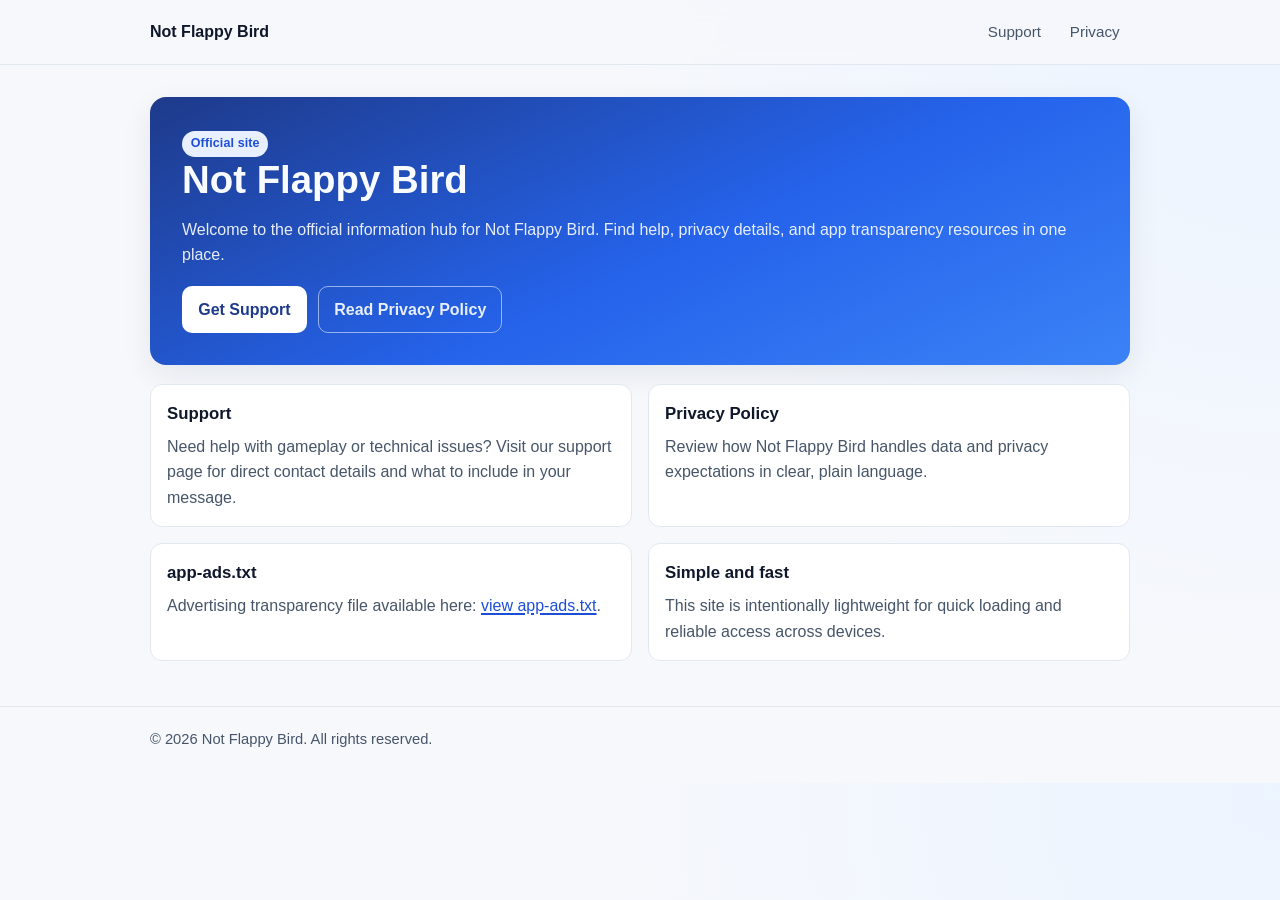
<file: index.html>
<!doctype html>
<html lang="en">
<head>
  <meta charset="utf-8" />
  <meta name="viewport" content="width=device-width, initial-scale=1" />
  <title>Not Flappy Bird</title>
  <meta name="description" content="Official support and policy pages for Not Flappy Bird." />
  <link rel="stylesheet" href="./styles.css" />
</head>
<body>
  <header class="site-header">
    <div class="container header-inner">
      <a class="brand" href="./index.html">Not Flappy Bird</a>
      <nav class="nav" aria-label="Main navigation">
        <a href="./support.html">Support</a>
        <a href="./privacy.html">Privacy</a>
      </nav>
    </div>
  </header>

  <main class="container">
    <section class="hero">
      <span class="kicker">Official site</span>
      <h1>Not Flappy Bird</h1>
      <p>
        Welcome to the official information hub for Not Flappy Bird. Find help,
        privacy details, and app transparency resources in one place.
      </p>
      <div class="actions">
        <a class="btn btn-primary" href="./support.html">Get Support</a>
        <a class="btn btn-secondary" href="./privacy.html">Read Privacy Policy</a>
      </div>
    </section>

    <section class="grid section" aria-label="Quick links and information">
      <article class="card">
        <h2>Support</h2>
        <p>
          Need help with gameplay or technical issues? Visit our support page for
          direct contact details and what to include in your message.
        </p>
      </article>
      <article class="card">
        <h2>Privacy Policy</h2>
        <p>
          Review how Not Flappy Bird handles data and privacy expectations in clear,
          plain language.
        </p>
      </article>
      <article class="card">
        <h2>app-ads.txt</h2>
        <p>
          Advertising transparency file available here:
          <a href="./app-ads.txt">view app-ads.txt</a>.
        </p>
      </article>
      <article class="card">
        <h2>Simple and fast</h2>
        <p>
          This site is intentionally lightweight for quick loading and reliable access
          across devices.
        </p>
      </article>
    </section>
  </main>

  <footer class="site-footer">
    <div class="container">
      <p>© <span id="year">2026</span> Not Flappy Bird. All rights reserved.</p>
    </div>
  </footer>

  <script>
    document.getElementById('year').textContent = new Date().getFullYear();
  </script>
</body>
</html>
</file>
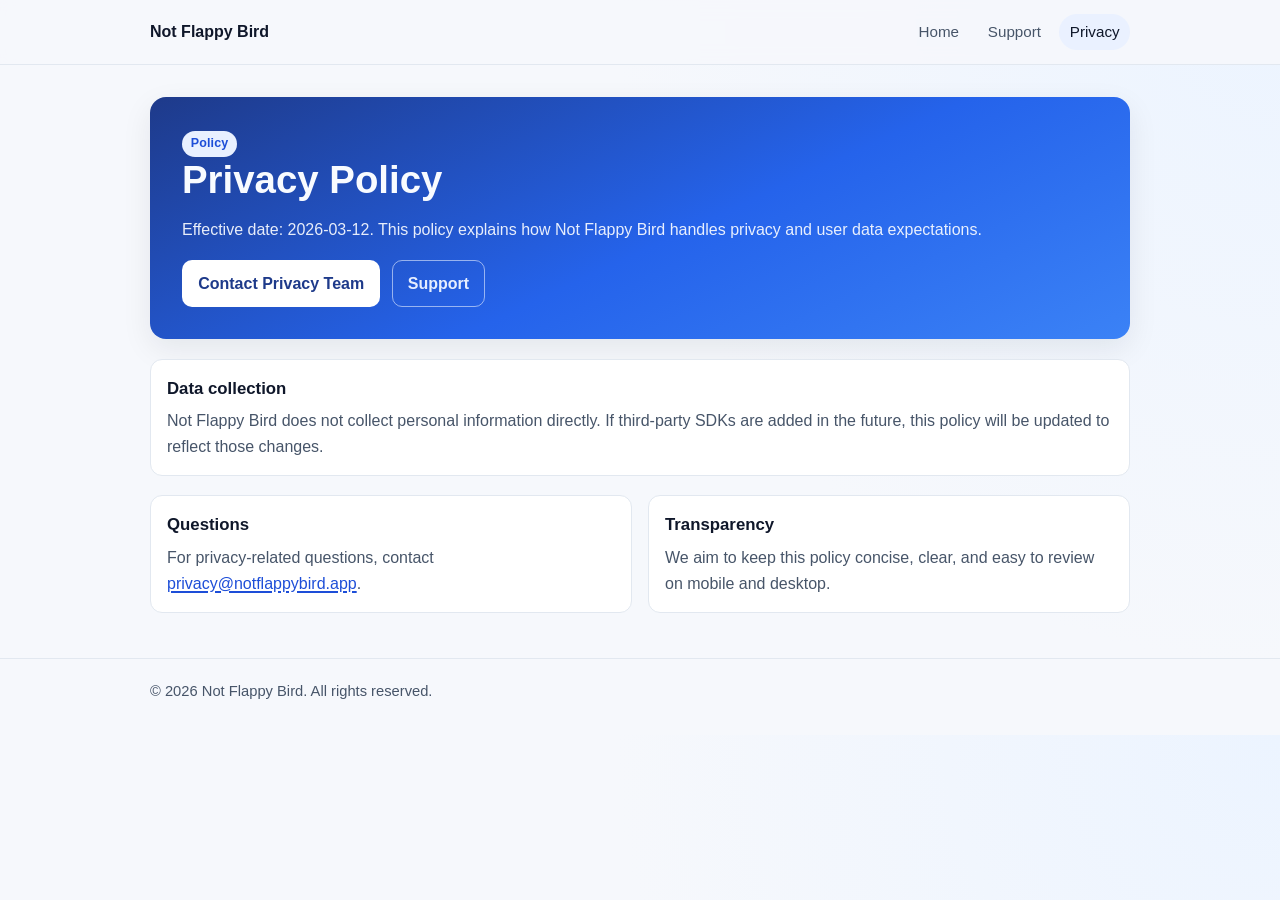
<file: privacy.html>
<!doctype html>
<html lang="en">
<head>
  <meta charset="utf-8" />
  <meta name="viewport" content="width=device-width, initial-scale=1" />
  <title>Privacy Policy — Not Flappy Bird</title>
  <meta name="description" content="Official privacy policy for Not Flappy Bird." />
  <link rel="stylesheet" href="./styles.css" />
</head>
<body>
  <header class="site-header">
    <div class="container header-inner">
      <a class="brand" href="./index.html">Not Flappy Bird</a>
      <nav class="nav" aria-label="Main navigation">
        <a href="./index.html">Home</a>
        <a href="./support.html">Support</a>
        <a href="./privacy.html" aria-current="page">Privacy</a>
      </nav>
    </div>
  </header>

  <main class="container">
    <section class="hero">
      <span class="kicker">Policy</span>
      <h1>Privacy Policy</h1>
      <p>
        Effective date: 2026-03-12. This policy explains how Not Flappy Bird handles
        privacy and user data expectations.
      </p>
      <div class="actions">
        <a class="btn btn-primary" href="mailto:privacy@notflappybird.app">Contact Privacy Team</a>
        <a class="btn btn-secondary" href="./support.html">Support</a>
      </div>
    </section>

    <section class="section" aria-label="Policy text">
      <article class="card">
        <h2>Data collection</h2>
        <p>
          Not Flappy Bird does not collect personal information directly. If third-party
          SDKs are added in the future, this policy will be updated to reflect those
          changes.
        </p>
      </article>
    </section>

    <section class="grid section" aria-label="Policy details">
      <article class="card">
        <h2>Questions</h2>
        <p>
          For privacy-related questions, contact
          <a href="mailto:privacy@notflappybird.app">privacy@notflappybird.app</a>.
        </p>
      </article>
      <article class="card">
        <h2>Transparency</h2>
        <p>
          We aim to keep this policy concise, clear, and easy to review on mobile and
          desktop.
        </p>
      </article>
    </section>
  </main>

  <footer class="site-footer">
    <div class="container">
      <p>© <span id="year">2026</span> Not Flappy Bird. All rights reserved.</p>
    </div>
  </footer>

  <script>
    document.getElementById('year').textContent = new Date().getFullYear();
  </script>
</body>
</html>
</file>
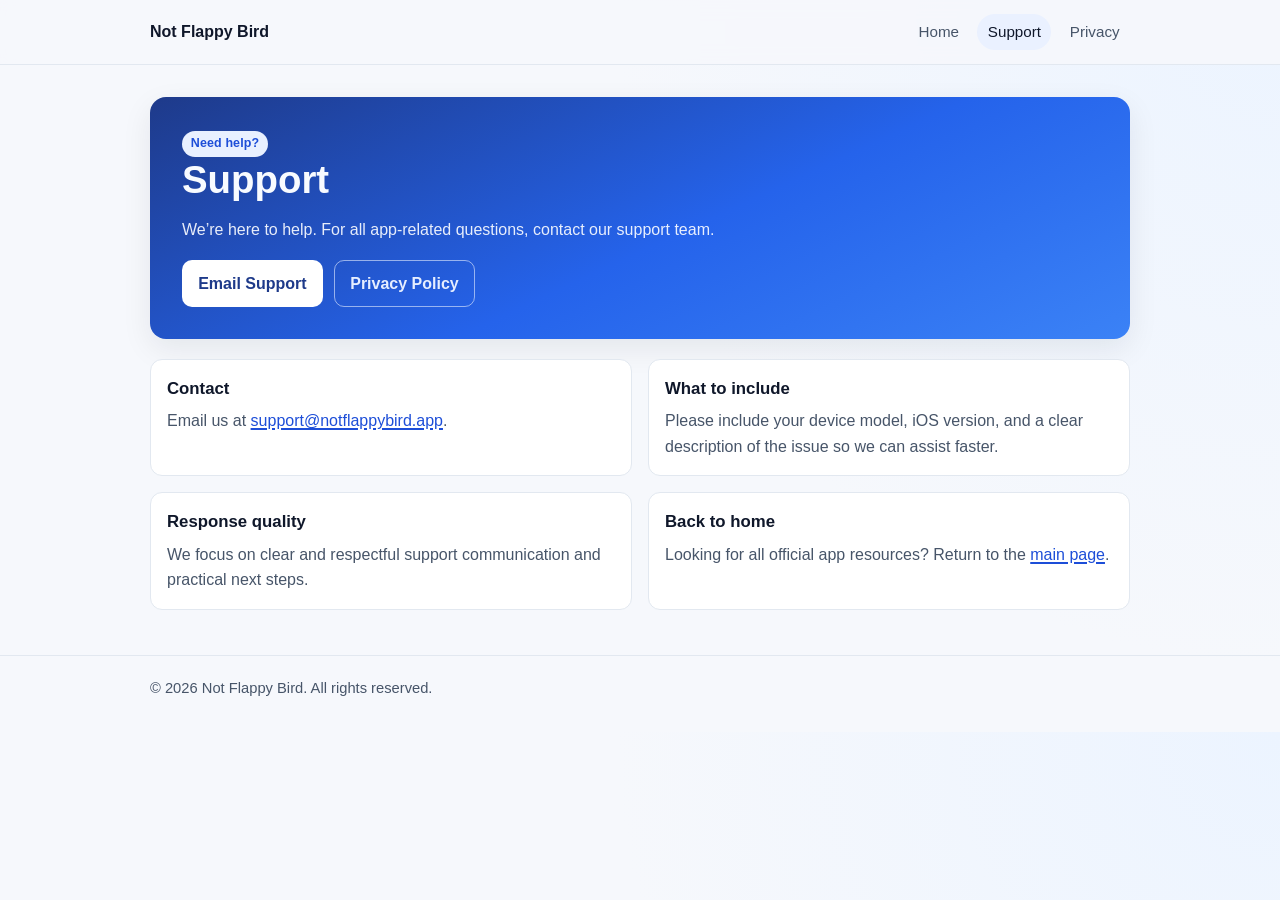
<file: support.html>
<!doctype html>
<html lang="en">
<head>
  <meta charset="utf-8" />
  <meta name="viewport" content="width=device-width, initial-scale=1" />
  <title>Support — Not Flappy Bird</title>
  <meta name="description" content="Official support page for Not Flappy Bird." />
  <link rel="stylesheet" href="./styles.css" />
</head>
<body>
  <header class="site-header">
    <div class="container header-inner">
      <a class="brand" href="./index.html">Not Flappy Bird</a>
      <nav class="nav" aria-label="Main navigation">
        <a href="./index.html">Home</a>
        <a href="./support.html" aria-current="page">Support</a>
        <a href="./privacy.html">Privacy</a>
      </nav>
    </div>
  </header>

  <main class="container">
    <section class="hero">
      <span class="kicker">Need help?</span>
      <h1>Support</h1>
      <p>
        We’re here to help. For all app-related questions, contact our support team.
      </p>
      <div class="actions">
        <a class="btn btn-primary" href="mailto:support@notflappybird.app">Email Support</a>
        <a class="btn btn-secondary" href="./privacy.html">Privacy Policy</a>
      </div>
    </section>

    <section class="grid section" aria-label="Support guidance">
      <article class="card">
        <h2>Contact</h2>
        <p>
          Email us at
          <a href="mailto:support@notflappybird.app">support@notflappybird.app</a>.
        </p>
      </article>
      <article class="card">
        <h2>What to include</h2>
        <p>
          Please include your device model, iOS version, and a clear description of the
          issue so we can assist faster.
        </p>
      </article>
      <article class="card">
        <h2>Response quality</h2>
        <p>
          We focus on clear and respectful support communication and practical next
          steps.
        </p>
      </article>
      <article class="card">
        <h2>Back to home</h2>
        <p>
          Looking for all official app resources? Return to the
          <a href="./index.html">main page</a>.
        </p>
      </article>
    </section>
  </main>

  <footer class="site-footer">
    <div class="container">
      <p>© <span id="year">2026</span> Not Flappy Bird. All rights reserved.</p>
    </div>
  </footer>

  <script>
    document.getElementById('year').textContent = new Date().getFullYear();
  </script>
</body>
</html>
</file>
<file: styles.css>
:root {
  --bg: #f6f8fc;
  --surface: #ffffff;
  --surface-soft: #f8faff;
  --text: #0f172a;
  --text-muted: #475569;
  --primary: #2563eb;
  --primary-strong: #1d4ed8;
  --border: #e2e8f0;
  --shadow: 0 10px 30px rgba(15, 23, 42, 0.08);
  --radius: 16px;
  --radius-sm: 12px;
}

* { box-sizing: border-box; }

html, body {
  margin: 0;
  padding: 0;
}

body {
  font-family: -apple-system, BlinkMacSystemFont, "SF Pro Text", "Segoe UI", Roboto, "Helvetica Neue", Arial, sans-serif;
  background: radial-gradient(circle at top right, #ecf4ff 0%, var(--bg) 45%), var(--bg);
  color: var(--text);
  line-height: 1.6;
}

a {
  color: var(--primary-strong);
  text-decoration-thickness: 1.5px;
  text-underline-offset: 2px;
}

a:hover { color: var(--primary); }

.container {
  width: min(100% - 2rem, 980px);
  margin: 0 auto;
}

.site-header {
  position: sticky;
  top: 0;
  background: rgba(246, 248, 252, 0.88);
  backdrop-filter: saturate(1.5) blur(8px);
  border-bottom: 1px solid var(--border);
  z-index: 20;
}

.header-inner {
  display: flex;
  align-items: center;
  justify-content: space-between;
  min-height: 64px;
  gap: 1rem;
}

.brand {
  font-weight: 700;
  color: var(--text);
  text-decoration: none;
}

.nav {
  display: flex;
  flex-wrap: wrap;
  gap: 0.5rem;
}

.nav a {
  text-decoration: none;
  font-size: 0.95rem;
  color: var(--text-muted);
  padding: 0.35rem 0.65rem;
  border-radius: 999px;
}

.nav a:hover,
.nav a[aria-current="page"] {
  color: var(--text);
  background: #eaf1ff;
}

main { padding: 2rem 0 2.8rem; }

.hero {
  background: linear-gradient(155deg, #1e3a8a 0%, #2563eb 55%, #3b82f6 100%);
  color: #f8fbff;
  padding: 1.6rem;
  border-radius: var(--radius);
  box-shadow: var(--shadow);
}

.hero h1 {
  margin: 0;
  line-height: 1.2;
  font-size: clamp(1.6rem, 4vw, 2.4rem);
}

.hero p {
  margin: 0.85rem 0 0;
  color: rgba(248, 251, 255, 0.92);
}

.actions {
  display: flex;
  flex-wrap: wrap;
  gap: 0.7rem;
  margin-top: 1.1rem;
}

.btn {
  display: inline-flex;
  align-items: center;
  justify-content: center;
  gap: 0.4rem;
  border-radius: 10px;
  border: 1px solid transparent;
  padding: 0.62rem 0.95rem;
  font-weight: 600;
  text-decoration: none;
}

.btn-primary {
  background: #fff;
  color: #1e3a8a;
}

.btn-primary:hover { background: #eff6ff; }

.btn-secondary {
  color: #e6eeff;
  border-color: rgba(230, 238, 255, 0.6);
}

.btn-secondary:hover { background: rgba(255, 255, 255, 0.08); }

.grid {
  display: grid;
  grid-template-columns: 1fr;
  gap: 1rem;
  margin-top: 1.2rem;
}

.card {
  background: var(--surface);
  border: 1px solid var(--border);
  border-radius: var(--radius-sm);
  padding: 1rem;
}

.card h2 {
  margin: 0 0 0.35rem;
  font-size: 1.05rem;
}

.card p {
  margin: 0;
  color: var(--text-muted);
}

.section {
  margin-top: 1.2rem;
}

.kicker {
  display: inline-block;
  padding: 0.2rem 0.55rem;
  border-radius: 999px;
  background: #e8f0ff;
  color: #1d4ed8;
  font-weight: 600;
  font-size: 0.78rem;
  letter-spacing: 0.01em;
}

.site-footer {
  border-top: 1px solid var(--border);
  color: var(--text-muted);
  font-size: 0.92rem;
  padding: 1.3rem 0 2rem;
}

.site-footer p {
  margin: 0;
}

@media (min-width: 740px) {
  .hero { padding: 2rem; }
  .grid { grid-template-columns: repeat(2, minmax(0, 1fr)); }
}
</file>
